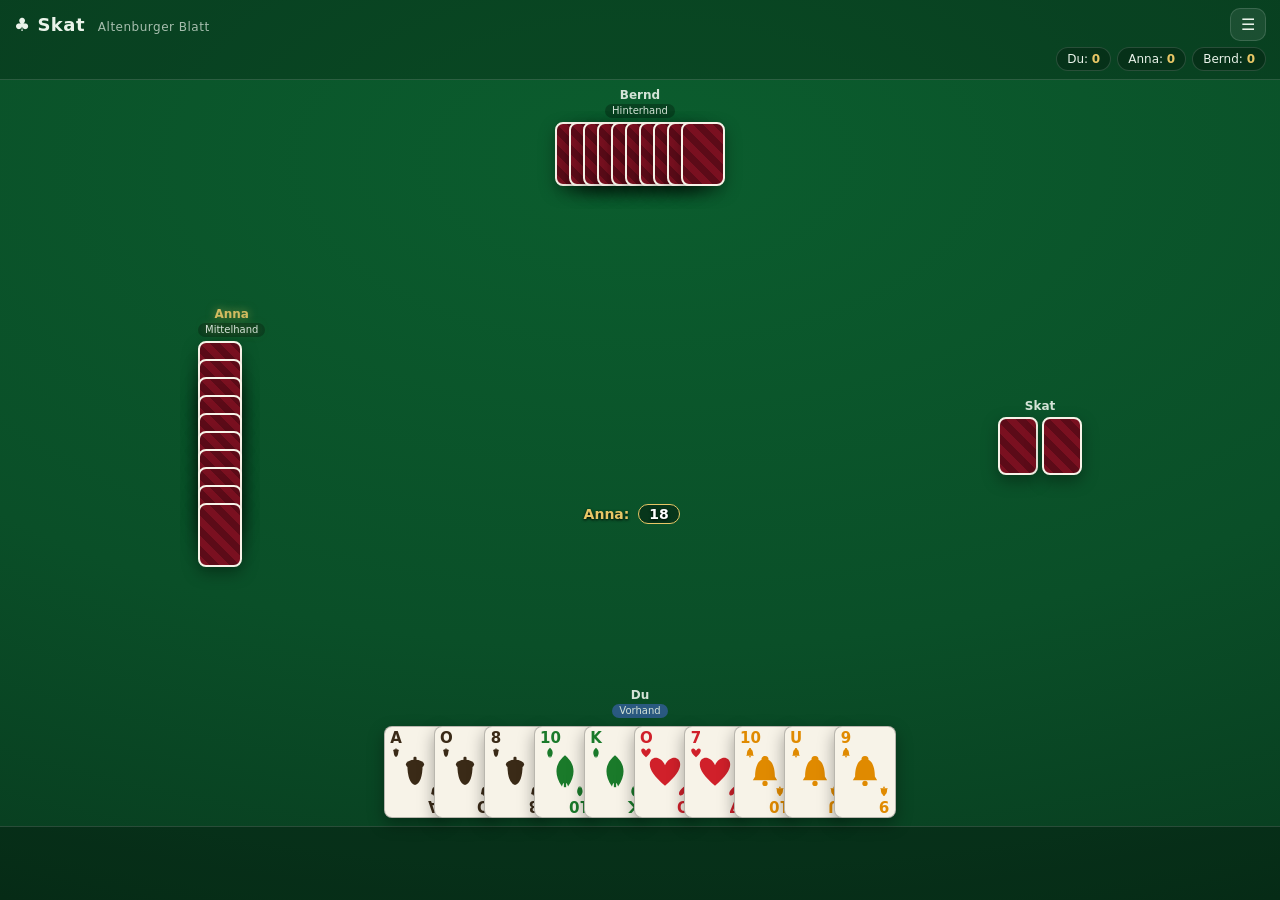
<file: index.html>
<!DOCTYPE html>
<html lang="de">
<head>
<meta charset="UTF-8">
<meta name="viewport" content="width=device-width, initial-scale=1.0, viewport-fit=cover">
<meta name="theme-color" content="#0b5d2e">
<title>Skat – Altenburger Blatt</title>
<link rel="manifest" href="manifest.webmanifest">
<link rel="icon" href="icons/icon.svg" type="image/svg+xml">
<link rel="apple-touch-icon" href="icons/icon.svg">
<link rel="stylesheet" href="style.css">
</head>
<body>
<div id="app">
  <header id="topbar">
    <div class="brand">♣ Skat <span class="sub">Altenburger Blatt</span></div>
    <div id="gameType" class="gamechip hidden"></div>
    <div id="scoreboard"></div>
    <button id="menuBtn" class="ghost" title="Menü">☰</button>
  </header>

  <main id="table">
    <!-- Gegner oben -->
    <section class="seat seat-top" id="seat-2">
      <div class="seat-info"><span class="pname"></span><span class="ptag"></span></div>
      <div class="hand hand-opp"></div>
    </section>

    <div class="midrow">
      <section class="seat seat-left" id="seat-1">
        <div class="seat-info"><span class="pname"></span><span class="ptag"></span></div>
        <div class="hand hand-opp"></div>
      </section>

      <section id="center">
        <div id="trick"></div>
        <div id="skatZone" class="hidden"></div>
        <div id="bubble"></div>
      </section>

      <section class="seat seat-right seat-skat" id="skatseat">
        <div class="seat-info"><span class="pname">Skat</span></div>
        <div id="skatBack" class="hand"></div>
      </section>
    </div>

    <!-- Spieler unten -->
    <section class="seat seat-bottom" id="seat-0">
      <div class="seat-info"><span class="pname"></span><span class="ptag"></span></div>
      <div class="hand hand-me" id="myhand"></div>
    </section>
  </main>

  <footer id="controls">
    <div id="prompt"></div>
    <div id="actions"></div>
  </footer>
</div>

<div id="log" class="hidden"><div id="logInner"></div><button id="logClose" class="ghost">Schließen</button></div>

<!-- version.js zuerst: liefert die Versionsnummer für Anzeige und Service Worker -->
<script src="version.js"></script>
<!-- ES-Modul: app.js verdrahtet nur noch die Module unter js/ (Review D1) -->
<script type="module" src="app.js"></script>
</body>
</html>
</file>
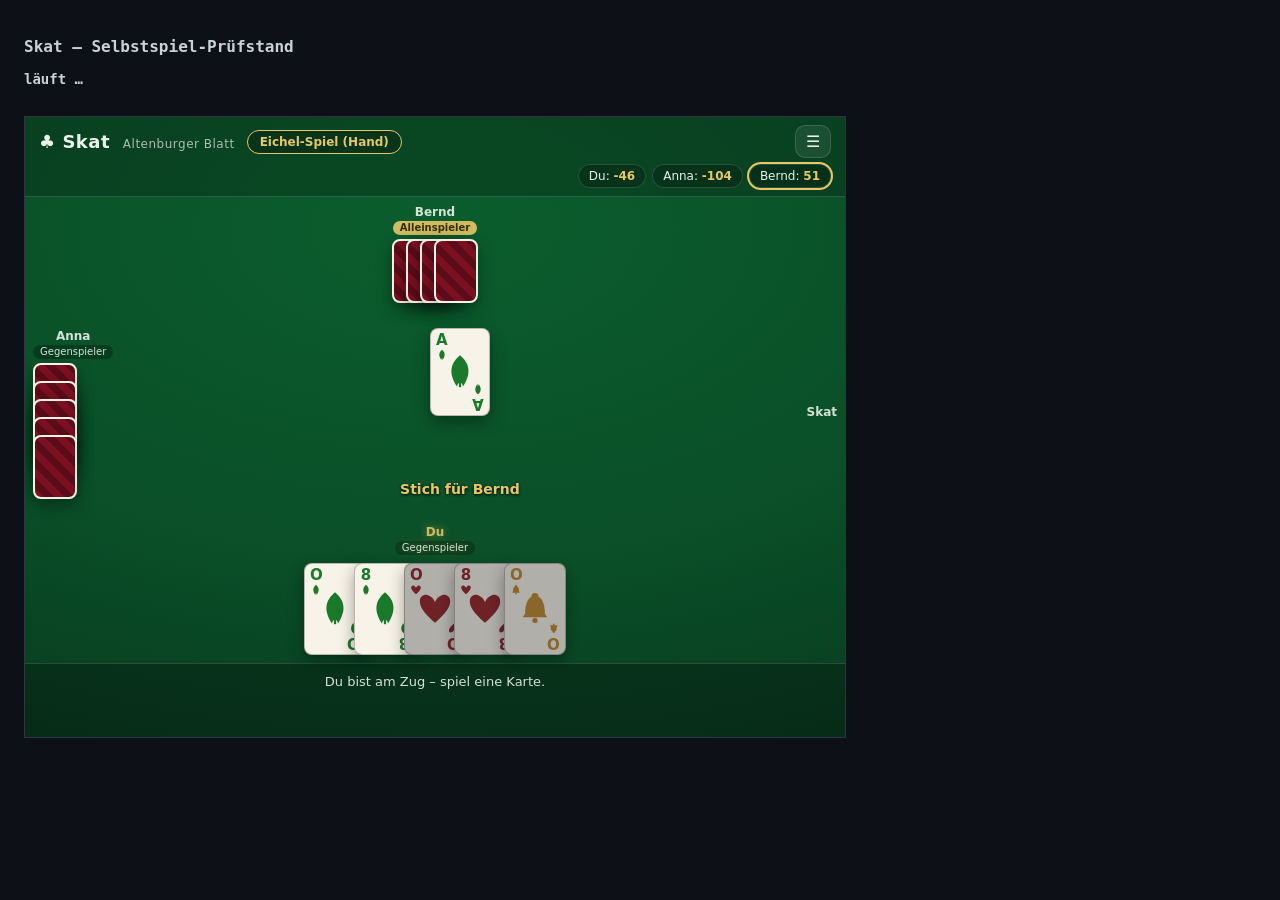
<file: tests/selbstspiel.html>
<!DOCTYPE html>
<html lang="de">
<head>
<meta charset="utf-8">
<title>Skat – Selbstspiel-Prüfstand</title>
<style>
  body { background:#0d1117; color:#c9d1d9; font:14px/1.5 ui-monospace, Consolas, monospace; padding:16px; }
  h1 { font-size:16px; }
  #kopf { font-weight:bold; margin-bottom:8px; }
  pre { white-space:pre-wrap; }
  .ok { color:#3fb950; }
  .fehl { color:#f85149; }
  iframe { width:820px; height:620px; border:1px solid #30363d; margin-top:12px; }
</style>
</head>
<body>
<h1>Skat – Selbstspiel-Prüfstand</h1>
<div id="kopf">läuft …</div>
<pre id="ausgabe"></pre>
<iframe id="app" src="../index.html"></iframe>

<!-- Ein registrierter Service Worker liefert sonst alten Code aus. -->
<script>
  if ('serviceWorker' in navigator && navigator.serviceWorker.controller) {
    (async () => {
      for (const r of await navigator.serviceWorker.getRegistrations()) await r.unregister();
      for (const k of await caches.keys()) await caches.delete(k);
      location.reload();
    })();
  }
</script>

<script>
/* Spielt die echte index.html im iframe automatisch durch: klickt Knöpfe und
   Karten wie ein Mensch, nur ohne Pausen (waitFactor = 0). Zweck ist kein
   Regeltest – dafür gibt es test.html – sondern ein Rauchtest über den
   kompletten Ablauf: keine Ausnahme, keine Konsolenmeldung, jede Runde endet
   mit einer Wertung. Genau das Netz, das ein Umbau der Dateien braucht.

   Aufruf:  selbstspiel.html?runden=30&seed=7                              */

const P = new URLSearchParams(location.search);
const RUNDEN = Number(P.get('runden') || 20);
const SEED = Number(P.get('seed') || 20260805);
const ZEITLIMIT = Number(P.get('limit') || 60000);

const kopf = document.getElementById('kopf');
const ausgabe = document.getElementById('ausgabe');
const rahmen = document.getElementById('app');
const meldungen = [];
const fehler = [];

function melde(text, schlimm) {
  (schlimm ? fehler : meldungen).push(text);
  const span = document.createElement('span');
  span.className = schlimm ? 'fehl' : '';
  span.textContent = text + '\n';
  ausgabe.appendChild(span);
}

// eigener Zufall, damit ein Lauf mit gleichem Seed reproduzierbar ist
let zustand = SEED >>> 0;
function zufall() {
  zustand = (zustand * 1664525 + 1013904223) >>> 0;
  return zustand / 4294967296;
}

function tippe(el) {
  const r = el.getBoundingClientRect();
  const opt = { bubbles: true, clientX: r.left + r.width / 2, clientY: r.top + r.height / 2, pointerId: 1 };
  el.dispatchEvent(new PointerEvent('pointerdown', opt));
  el.dispatchEvent(new PointerEvent('pointerup', opt));
}

rahmen.addEventListener('load', () => {
  const w = rahmen.contentWindow, d = rahmen.contentDocument;

  w.onerror = (m, q, z) => melde(`Ausnahme: ${m} (${q}:${z})`, true);
  w.addEventListener('unhandledrejection', e => melde('Offenes Promise: ' + e.reason, true));
  const alteFehlermeldung = w.console.error;
  w.console.error = (...a) => { melde('console.error: ' + a.join(' '), true); alteFehlermeldung.apply(w.console, a); };

  const zugang = w.SkatTest;   // let-Bindungen der App liegen nicht am window
  if (!zugang) { melde('window.SkatTest fehlt – Testzugang in app.js prüfen', true); return fertig(null); }
  zugang.tempo(0);             // ohne Pausen durchlaufen
  w.Math.random = zufall;      // reproduzierbares Geben
  zugang.neustart();           // mit gesetztem Zufall neu geben

  let letzteRunde = 0, leerlauf = 0;
  const start = Date.now();

  const takt = setInterval(() => {
    if (Date.now() - start > ZEITLIMIT) return fertig('Zeitlimit erreicht');
    const runde = zugang.state ? zugang.state.round : 0;
    if (runde !== letzteRunde) { letzteRunde = runde; leerlauf = 0; }
    if (runde > RUNDEN) return fertig(null);

    const knopf = [...d.querySelectorAll('#actions button')];
    const karten = [...d.querySelectorAll('#myhand .card.playable')];

    if (knopf.length && karten.length) {
      // Drücken: erst genau zwei Karten wählen, dann bestätigen
      const gewaehlt = d.querySelectorAll('#myhand .card.sel').length;
      if (gewaehlt < 2) { tippe(karten.find(k => !k.classList.contains('sel')) || karten[0]); return; }
      knopf[0].click(); return;
    }
    if (knopf.length) { knopf[Math.floor(zufall() * knopf.length)].click(); leerlauf = 0; return; }
    if (karten.length) { tippe(karten[Math.floor(zufall() * karten.length)]); leerlauf = 0; return; }

    if (++leerlauf > 400) return fertig('Ablauf hängt (nichts anklickbar)');
  }, 0);

  function fertig(grund) {
    clearInterval(takt);
    if (grund) melde(grund, true);
    const s = w.SkatTest && w.SkatTest.state;
    const runden = s ? s.history.length : 0;
    melde(`Runden gewertet: ${runden}`);
    if (s) {
      const arten = {};
      s.history.forEach(h => arten[h.label] = (arten[h.label] || 0) + 1);
      melde('Spielarten: ' + Object.entries(arten).map(([k, v]) => `${k} ${v}`).join(' · '));
      melde('Punkte: ' + s.scores.map((p, i) => `${s.players[i].name} ${p}`).join(' · '));
      // Jede gewertete Runde muss genau einen Eintrag mit Punktveränderung haben
      const leer = s.history.filter(h => h.deltas.every(x => x === 0)).length;
      if (leer) melde(`${leer} Runde(n) ohne Punktveränderung`, true);
      if (runden < RUNDEN) melde(`nur ${runden} von ${RUNDEN} Runden gespielt`, true);
      // Log wird gekappt (Befund E)
      if (s.logs.length > 200) melde(`Spielverlauf nicht gekappt: ${s.logs.length} Zeilen`, true);
      else melde(`Spielverlauf: ${s.logs.length} Zeilen (Grenze 200)`);
    }
    // Versionsanzeige im Menü (Befund D3)
    try {
      d.getElementById('menuBtn').click();
      const treffer = d.getElementById('logInner').textContent.match(/Version\s+(\S+)/);
      melde('Menü meldet Version: ' + (treffer ? treffer[1] : 'FEHLT'), !treffer || treffer[1] === '?');
    } catch (e) { melde('Menü nicht lesbar: ' + e.message, true); }
    kopf.textContent = fehler.length === 0
      ? `Selbstspiel ohne Beanstandung (${runden} Runden, Seed ${SEED})`
      : `${fehler.length} Beanstandung(en)`;
    kopf.className = fehler.length === 0 ? 'ok' : 'fehl';
    window.__SELBSTSPIEL = { runden, fehler, meldungen };
  }
}, { once: true });
</script>
</body>
</html>
</file>
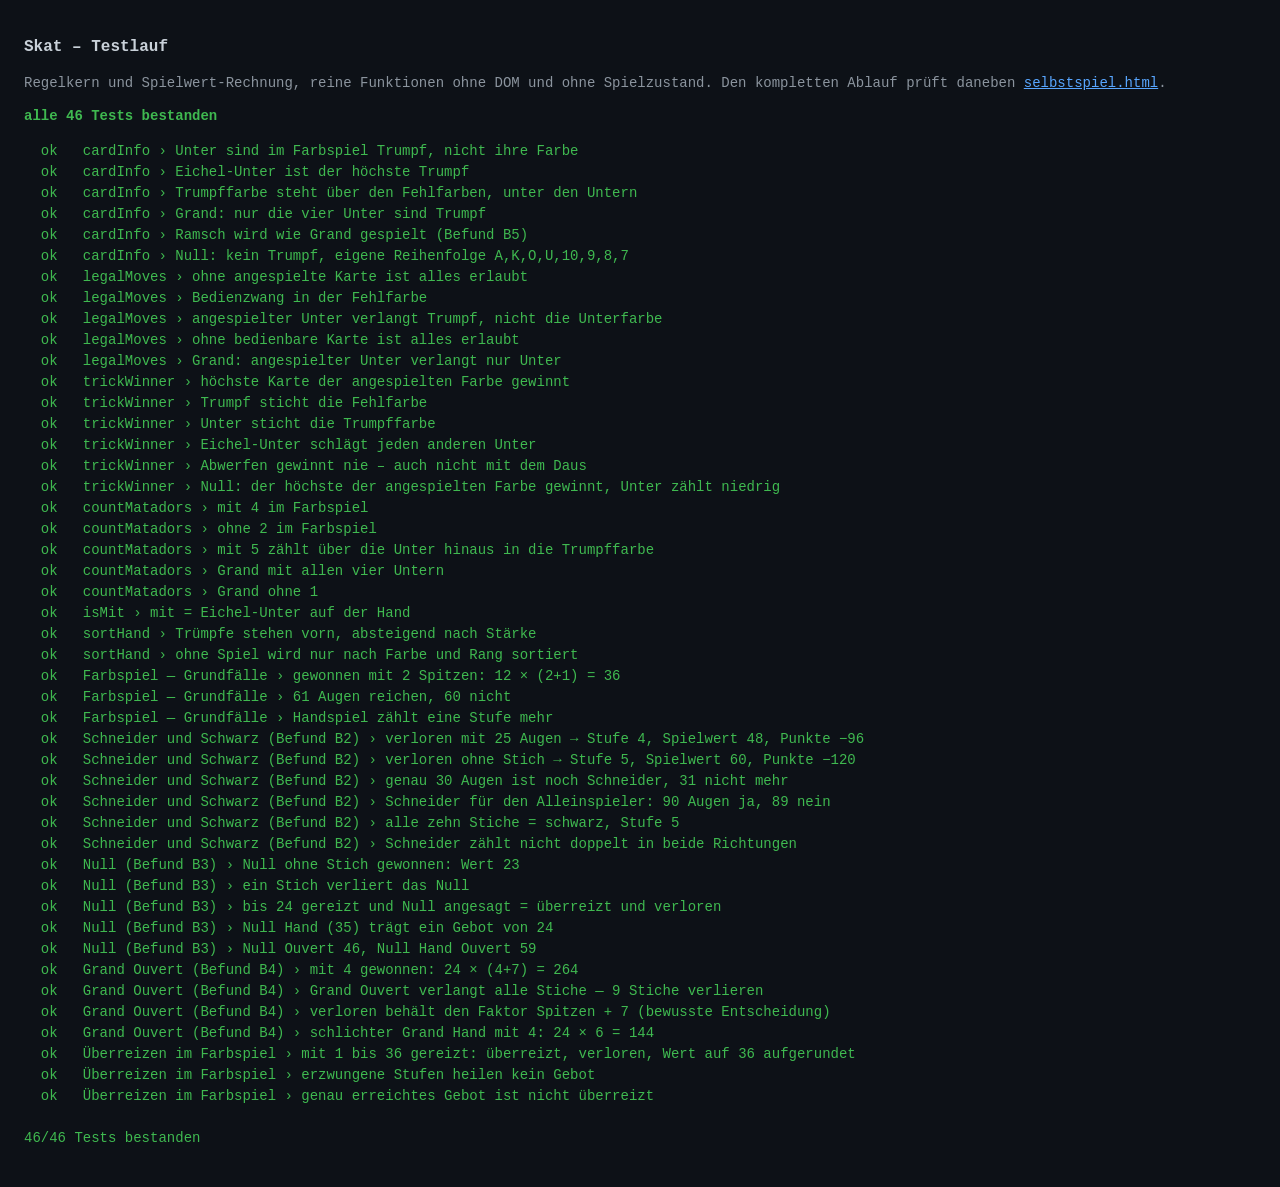
<file: tests/test.html>
<!DOCTYPE html>
<html lang="de">
<head>
  <meta charset="utf-8" />
  <title>Skat – Tests</title>
  <style>
    body { background:#0d1117; color:#c9d1d9; font:14px/1.5 ui-monospace, Consolas, monospace; padding:16px; }
    h1 { font-size:16px; }
    pre { white-space:pre-wrap; }
    .ok { color:#3fb950; }
    .fehl { color:#f85149; }
    #kopf { font-weight:bold; margin-bottom:8px; }
    .hinweis { color:#8b949e; margin-bottom:12px; }
  </style>
</head>
<body>
  <h1>Skat – Testlauf</h1>
  <p class="hinweis">Regelkern und Spielwert-Rechnung, reine Funktionen ohne DOM
    und ohne Spielzustand. Den kompletten Ablauf prüft daneben
    <a href="selbstspiel.html" style="color:#58a6ff">selbstspiel.html</a>.</p>
  <div id="kopf">läuft …</div>
  <pre id="ausgabe"></pre>

  <!-- Muss vor den Modul-Importen laufen: ein registrierter Service Worker
       liefert sonst alten Code aus, und der Testlauf misst Altbestand. -->
  <script>
    if ('serviceWorker' in navigator && navigator.serviceWorker.controller){
      (async () => {
        for (const r of await navigator.serviceWorker.getRegistrations()) await r.unregister();
        for (const k of await caches.keys()) await caches.delete(k);
        location.reload();
      })();
    }
  </script>

  <script type="module">
    import { laufeAlle } from './lauf.js';
    // Reihenfolge egal – jede Datei meldet ihre Faelle beim Laeufer an
    import './regeln.test.js';
    import './wertung.test.js';

    const ausgabe = document.getElementById('ausgabe');
    const kopf = document.getElementById('kopf');

    const ergebnis = await laufeAlle((zeile, ok) => {
      const span = document.createElement('span');
      span.className = ok ? 'ok' : 'fehl';
      span.textContent = zeile + '\n';
      ausgabe.appendChild(span);
    });

    kopf.textContent = ergebnis.fehlgeschlagen === 0
      ? `alle ${ergebnis.gesamt} Tests bestanden`
      : `${ergebnis.fehlgeschlagen} von ${ergebnis.gesamt} Tests fehlgeschlagen`;
    kopf.className = ergebnis.fehlgeschlagen === 0 ? 'ok' : 'fehl';

    // Fuer automatisierte Abfrage von aussen
    window.__TESTERGEBNIS = ergebnis;
  </script>
</body>
</html>
</file>
<file: style.css>
:root{
  --felt:#0b5d2e; --felt2:#0a4f28; --line:rgba(255,255,255,.14);
  --gold:#e8c766; --ink:#1c1c1c; --paper:#f7f3e8;
  --eichel:#3a2a17; --gruen:#1a7a2a; --herz:#d0202a; --schellen:#e08a00;
  --shadow:0 6px 16px rgba(0,0,0,.35);
}
*{box-sizing:border-box;-webkit-tap-highlight-color:transparent}
html,body{margin:0;height:100%;overflow:hidden;overscroll-behavior:none;touch-action:none}
body{
  font-family:system-ui,-apple-system,"Segoe UI",Roboto,sans-serif;
  color:#eaf3ea;
  background:radial-gradient(120% 90% at 50% 18%,var(--felt) 0%,var(--felt2) 60%,#083c1f 100%);
  user-select:none;
}
#app{display:flex;flex-direction:column;height:100dvh}

/* Kopfzeile: Zeile 1 Logo+Spielart+Menü, Zeile 2 die Spieler-Chips für sich -
   sonst schiebt die Spielart die Spielerpunkte zu eng nach rechts. */
#topbar{
  display:flex;flex-wrap:wrap;align-items:center;gap:6px 12px;padding:8px 14px;
  background:rgba(0,0,0,.22);border-bottom:1px solid var(--line);
  padding-top:calc(8px + env(safe-area-inset-top));
}
.brand{font-weight:800;letter-spacing:.5px;font-size:18px;order:1}
.brand .sub{font-weight:500;font-size:12px;opacity:.7;margin-left:6px}
#gameType{order:2}
#menuBtn{order:3;margin-left:auto}
#scoreboard{order:4;flex-basis:100%;display:flex;justify-content:flex-end;gap:6px;font-size:12px}
.scorechip{background:rgba(0,0,0,.25);border:1px solid var(--line);border-radius:20px;padding:4px 10px;white-space:nowrap}
.scorechip b{color:var(--gold)}
.scorechip.decl{outline:2px solid var(--gold)}
.gamechip{background:rgba(0,0,0,.25);border:1px solid var(--gold);color:var(--gold);
  border-radius:20px;padding:4px 12px;font-size:12px;font-weight:700;white-space:nowrap}
.ghost{background:rgba(255,255,255,.08);border:1px solid var(--line);color:#eaf3ea;border-radius:10px;padding:6px 10px;font-size:16px;cursor:pointer}
.ghost:hover{background:rgba(255,255,255,.16)}

/* Tisch */
#table{flex:1;display:flex;flex-direction:column;justify-content:space-between;padding:8px;min-height:0}
.midrow{flex:1;display:grid;grid-template-columns:auto 1fr auto;align-items:center;gap:6px;min-height:0}
.seat-info{display:flex;flex-direction:column;align-items:center;gap:2px;font-size:12px;opacity:.9;margin-bottom:4px}
.seat-info .pname{font-weight:700}
.seat-info .ptag{font-size:10px;padding:1px 7px;border-radius:10px;background:rgba(0,0,0,.3);min-height:14px}
.seat-info .ptag.vh{background:#2e5b8a}
.seat-info .ptag.decl{background:var(--gold);color:#3a2a00;font-weight:700}
.seat.active .pname{color:var(--gold)}
.seat.active .seat-info{text-shadow:0 0 10px rgba(232,199,102,.6)}

.hand{display:flex;justify-content:center}
.hand-me{flex-wrap:wrap;gap:2px;padding:0 4px;min-height:96px;align-items:flex-end}
.hand-opp{gap:-18px}
.seat-left .hand-opp,.seat-right .hand-opp{flex-direction:column}

#center{display:flex;flex-direction:column;align-items:center;justify-content:center;position:relative;min-height:150px}
#trick{position:relative;width:220px;height:150px}
#trick .card{position:absolute}
#trick .t0{left:50%;top:56%;transform:translate(-50%,0)}
#trick .t1{left:12%;top:26%}
#trick .t2{left:50%;top:2%;transform:translate(-50%,0)}
#trick .t-1{right:12%;top:26%} /* Hinterhand falls rechts */

#bubble{min-height:22px;margin-top:6px;font-size:14px;text-align:center;font-weight:600;color:var(--gold);text-shadow:0 1px 3px #000}
#bubble .reizsay{display:inline-block;background:rgba(0,0,0,.35);border:1px solid var(--gold);border-radius:12px;padding:1px 10px;margin-left:4px;color:#fff}
#skatZone{display:flex;gap:8px;margin-top:8px}

/* Karten */
.card{
  width:60px;height:88px;border-radius:8px;background:var(--paper);color:var(--ink);
  box-shadow:var(--shadow);position:relative;flex:0 0 auto;
  border:1px solid rgba(0,0,0,.25);
}
.hand-me .card{width:62px;height:92px;transition:transform .12s,margin .12s;touch-action:none}
.hand-me .card:not(:first-child){margin-left:-14px}
.hand-me .card.playable{cursor:pointer}
.hand-me .card.playable:hover{transform:translateY(-14px)}
.hand-me .card.disabled{filter:brightness(.72) saturate(.6)}
.hand-me .card.dragging{transition:none;cursor:grabbing;z-index:50;opacity:.85;box-shadow:0 10px 24px rgba(0,0,0,.45)}
.card .corner{position:absolute;font-weight:800;line-height:1;display:flex;flex-direction:column;align-items:center}
.card .corner.tl{top:4px;left:5px;font-size:15px}
.card .corner.br{bottom:4px;right:5px;transform:rotate(180deg);font-size:15px}
.card .corner .cs{width:12px;height:12px;margin-top:1px}
.card .pip{position:absolute;top:50%;left:50%;transform:translate(-50%,-50%);width:38px;height:38px}
.card.trumpmark{outline:2px solid var(--gold);outline-offset:-2px}
.card.sel{outline:3px solid var(--herz);outline-offset:-1px}

.suit-E{color:var(--eichel)} .suit-G{color:var(--gruen)}
.suit-H{color:var(--herz)}  .suit-S{color:var(--schellen)}

/* Rückseite */
.card.back{
  background:
    repeating-linear-gradient(45deg,#7a1020 0 7px,#5c0b18 7px 14px);
  border:2px solid #f7f3e8;
}
.hand-opp .card{width:44px;height:64px}
.seat-left .hand-opp .card:not(:first-child),
.seat-right .hand-opp .card:not(:first-child){margin-top:-46px;margin-left:0}
.hand-opp .card:not(:first-child){margin-left:-30px}
.seat-skat #skatBack{gap:4px}
.seat-skat .card{width:40px;height:58px}

/* Aktionen */
#controls{
  background:rgba(0,0,0,.28);border-top:1px solid var(--line);
  padding:10px 12px calc(10px + env(safe-area-inset-bottom));
  min-height:74px;
}
#prompt{font-size:13px;opacity:.9;margin-bottom:8px;min-height:16px;text-align:center}
#prompt b{color:var(--gold)}
#actions{display:flex;flex-wrap:wrap;gap:8px;justify-content:center}
.btn{
  background:linear-gradient(#f7efd8,#e6d29a);color:#2b2411;border:1px solid #b79b57;
  border-radius:12px;padding:10px 16px;font-weight:700;font-size:15px;cursor:pointer;
  box-shadow:0 3px 0 #a5863f;min-width:64px;
}
.btn:active{transform:translateY(2px);box-shadow:0 1px 0 #a5863f}
.btn.primary{background:linear-gradient(#ffe07a,#e8b23a);border-color:#b8842a}
.btn.danger{background:linear-gradient(#f3b3b3,#e07777);border-color:#b85050;box-shadow:0 3px 0 #9c3f3f}
.btn.ghostbtn{background:rgba(255,255,255,.1);color:#eaf3ea;border-color:var(--line);box-shadow:none}
.btn:disabled{opacity:.4;cursor:default}

.hidden{display:none!important}

/* Log/Overlay */
#log{position:fixed;inset:0;background:rgba(0,0,0,.75);display:flex;flex-direction:column;
  padding:24px;z-index:20;align-items:center;justify-content:center}
#logInner{background:var(--paper);color:var(--ink);border-radius:14px;padding:18px 20px;
  max-width:520px;width:100%;max-height:70vh;overflow:auto;font-size:14px;line-height:1.5}
#logInner h3{margin:.2em 0 .4em}
#logInner .row{padding:3px 0;border-bottom:1px solid #e6ddc4}
#logInner .setrow{display:flex;gap:8px;flex-wrap:wrap;margin:2px 0}
#logInner .setrow .btn{min-width:0;flex:1;padding:9px 8px;font-size:14px;box-shadow:none}
#logInner .sethint{font-size:12px;opacity:.7;margin:4px 0 2px}

.skattable{width:100%;border-collapse:collapse;font-size:13px}
.skattable th,.skattable td{padding:4px 7px;text-align:center;border-bottom:1px solid #e6ddc4;white-space:nowrap}
.skattable th:nth-child(2),.skattable td:nth-child(2){text-align:left}
.skattable td.plus{color:var(--gruen);font-weight:700}
.skattable td.minus{color:var(--herz);font-weight:700}
.skattable tfoot td{border-top:2px solid #b79b57;border-bottom:none;font-weight:700}
#logClose{margin-top:14px}

/* Ergebnis-Panel */
.result{background:rgba(0,0,0,.4);border:1px solid var(--gold);border-radius:14px;
  padding:14px 18px;text-align:center;max-width:340px}
.result h2{margin:0 0 6px;font-size:20px}
.result .won{color:#8ff08f} .result .lost{color:#ff9a9a}
.result .detail{font-size:13px;opacity:.9;line-height:1.5}

@media (max-width:420px){
  .card{width:52px;height:76px}
  .hand-me .card{width:52px;height:78px}
  .hand-me .card:not(:first-child){margin-left:-18px}
  #trick{width:190px;height:140px}
}
@media (min-width:900px){
  #table{max-width:900px;margin:0 auto;width:100%}
}
</file>
